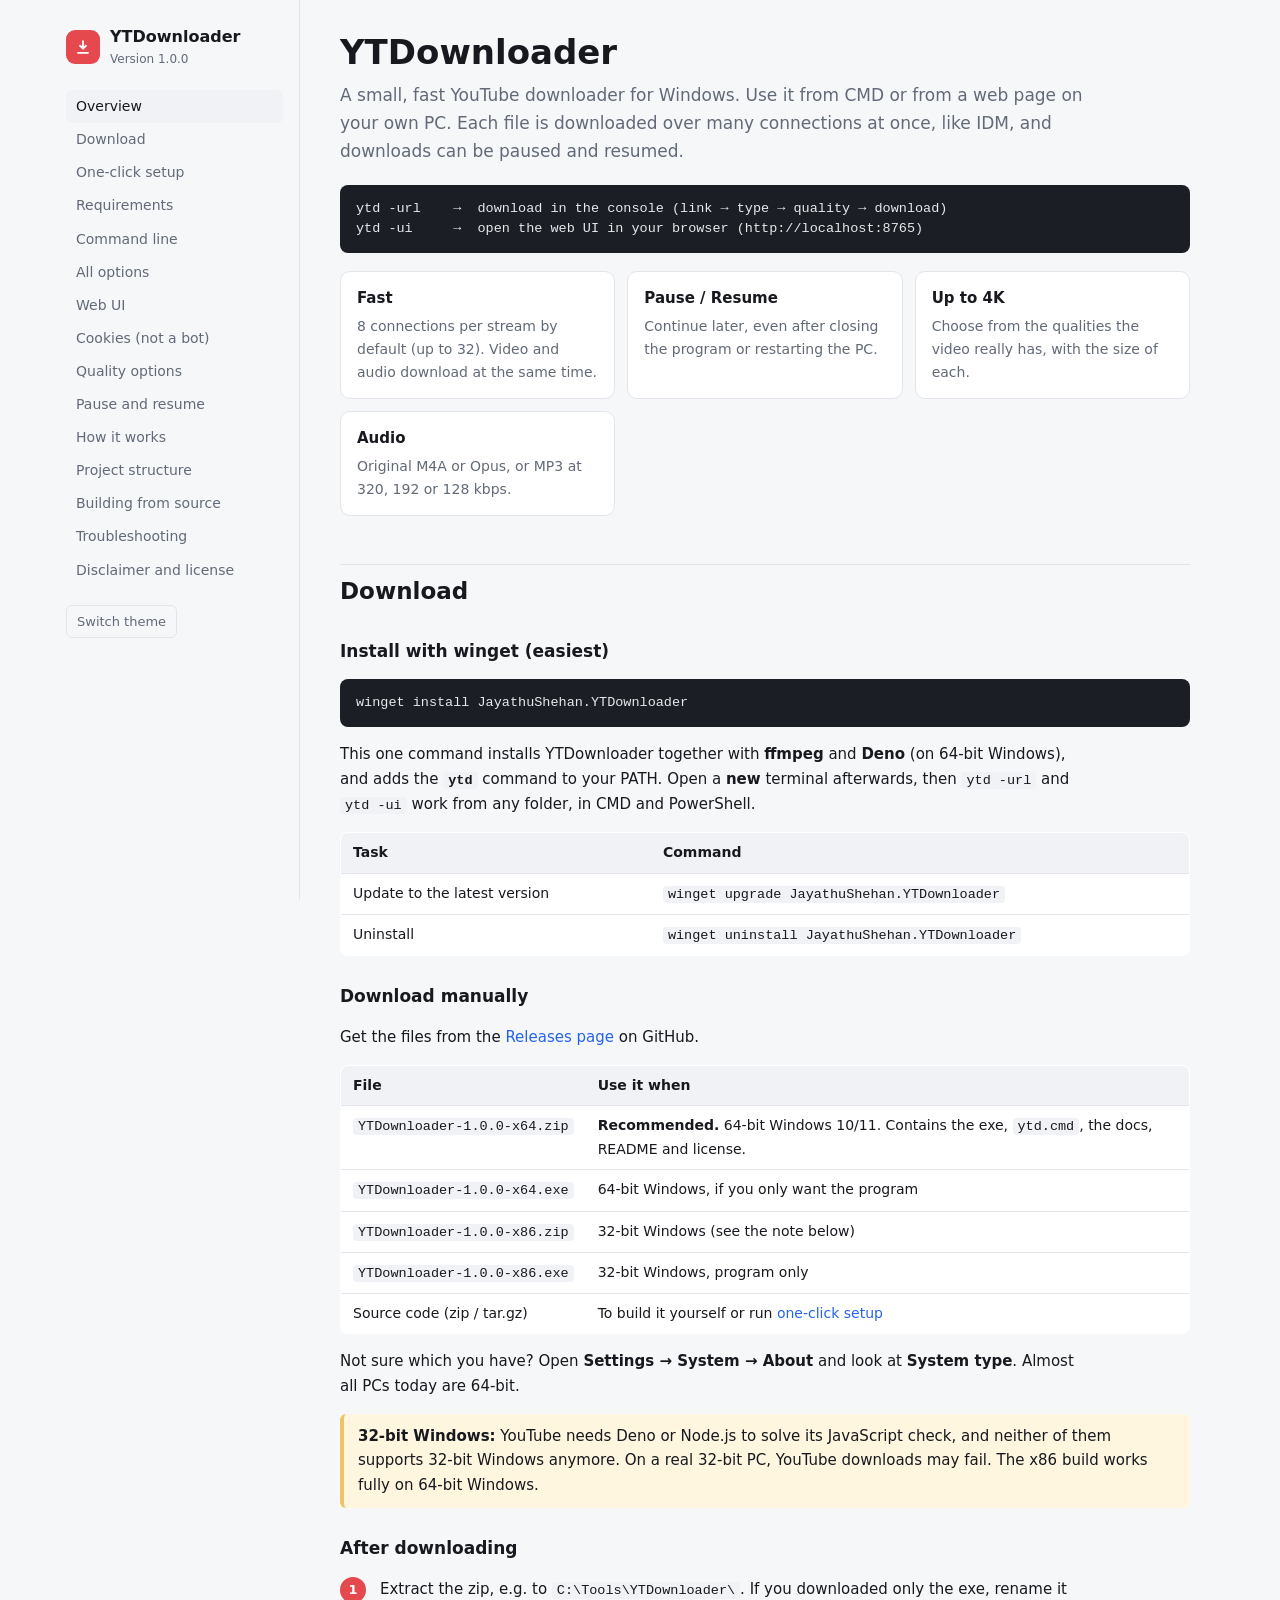
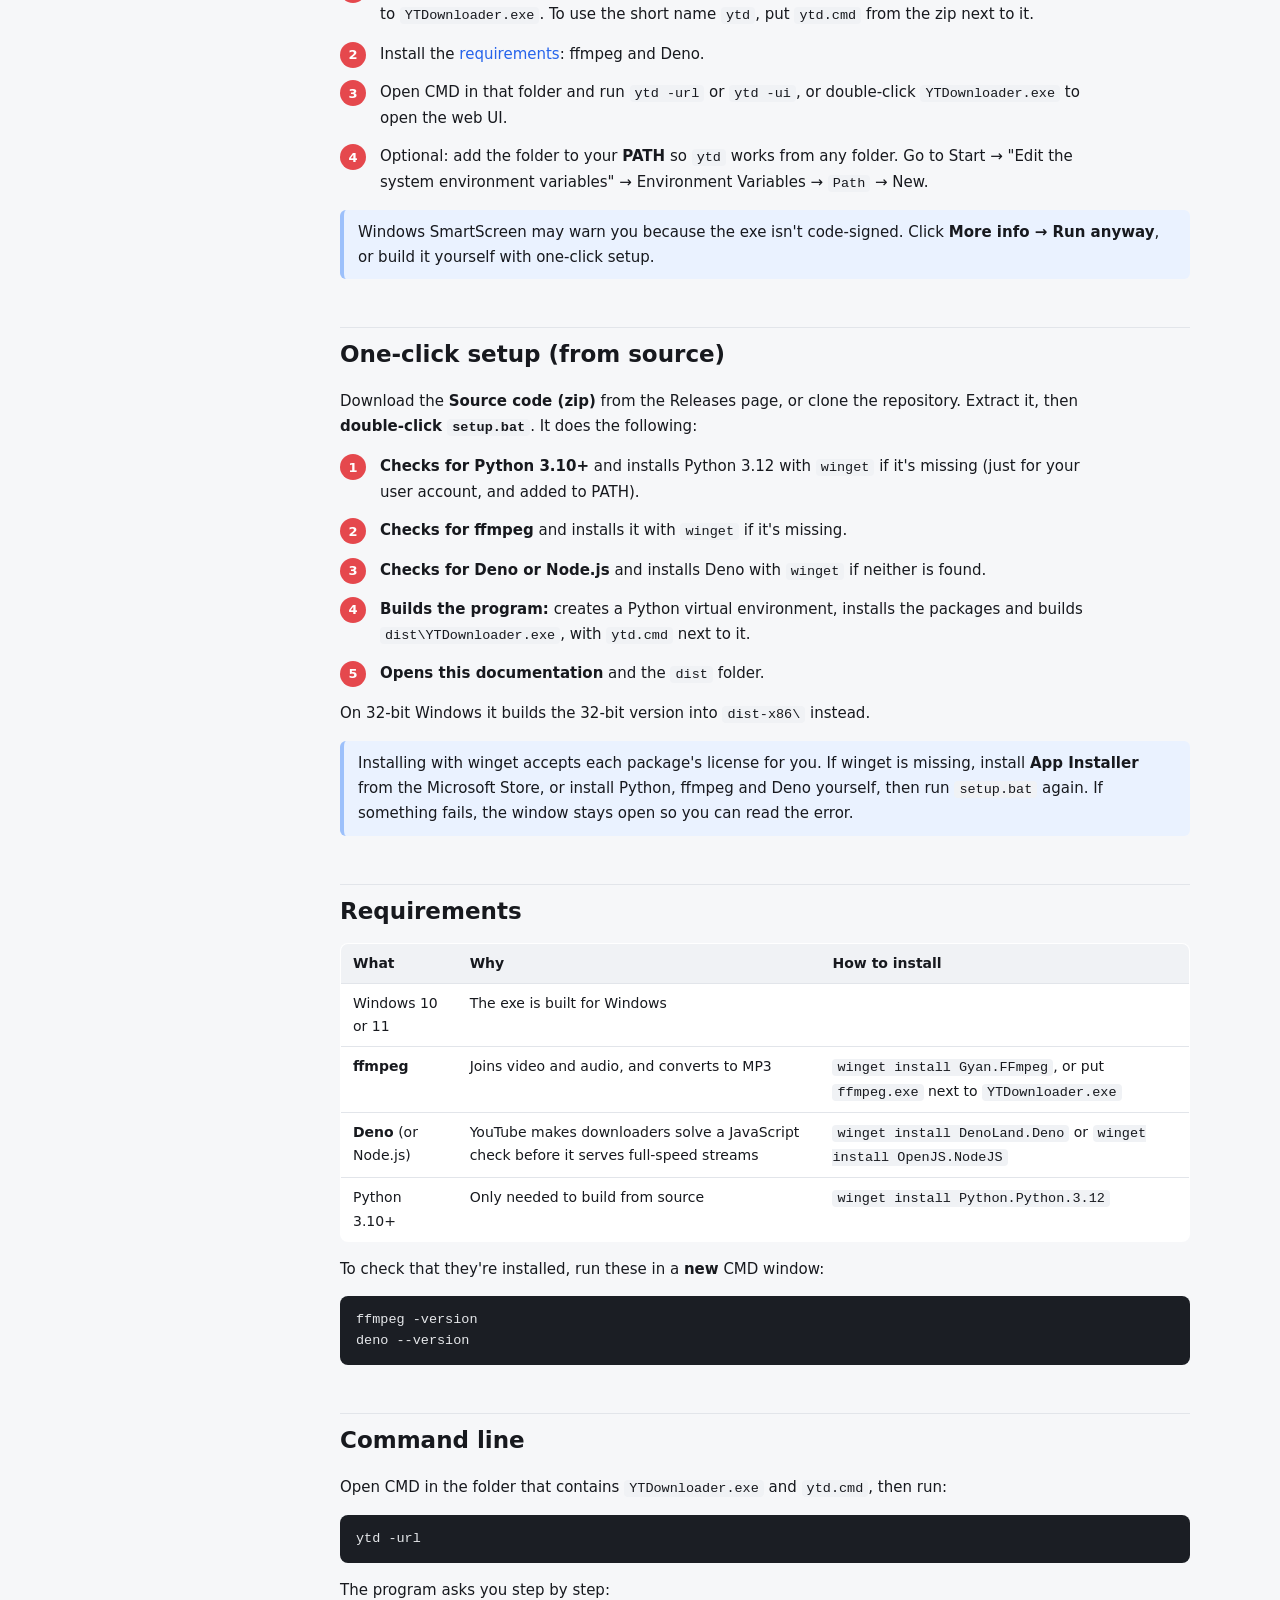
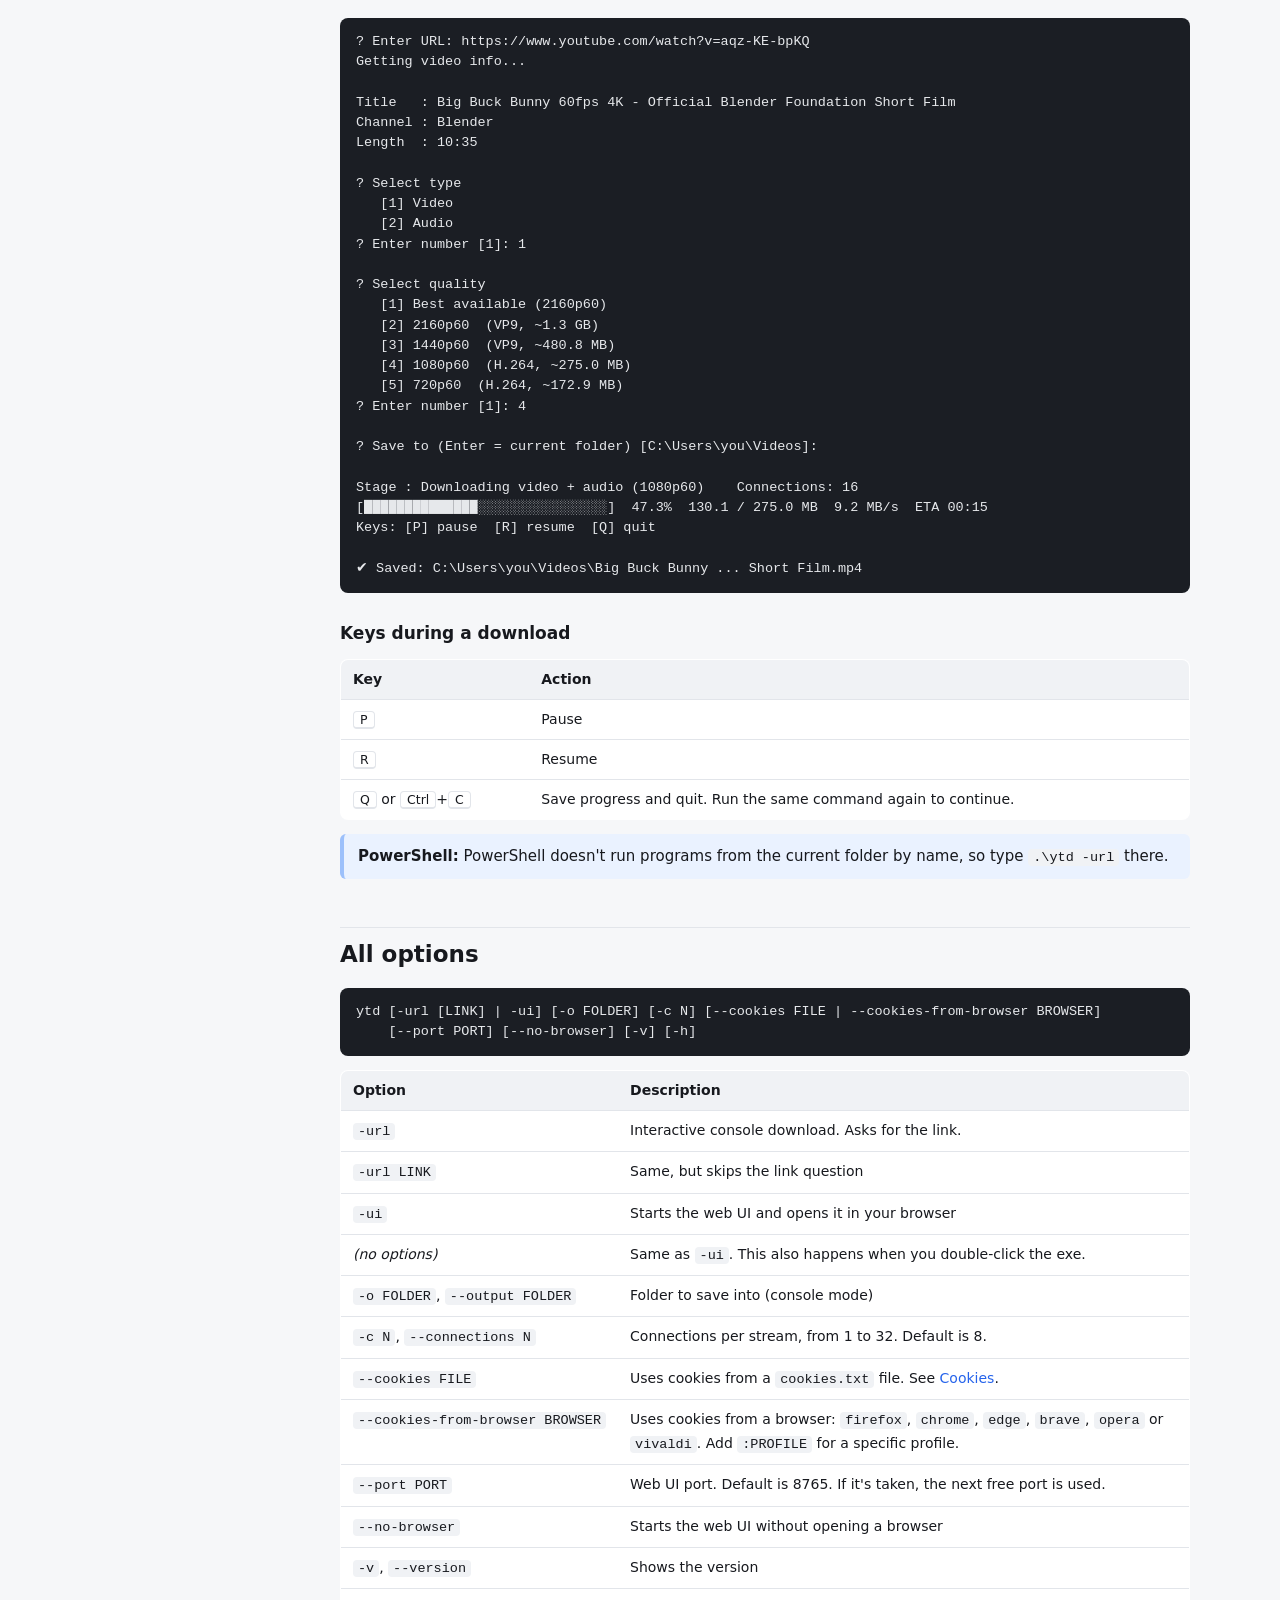
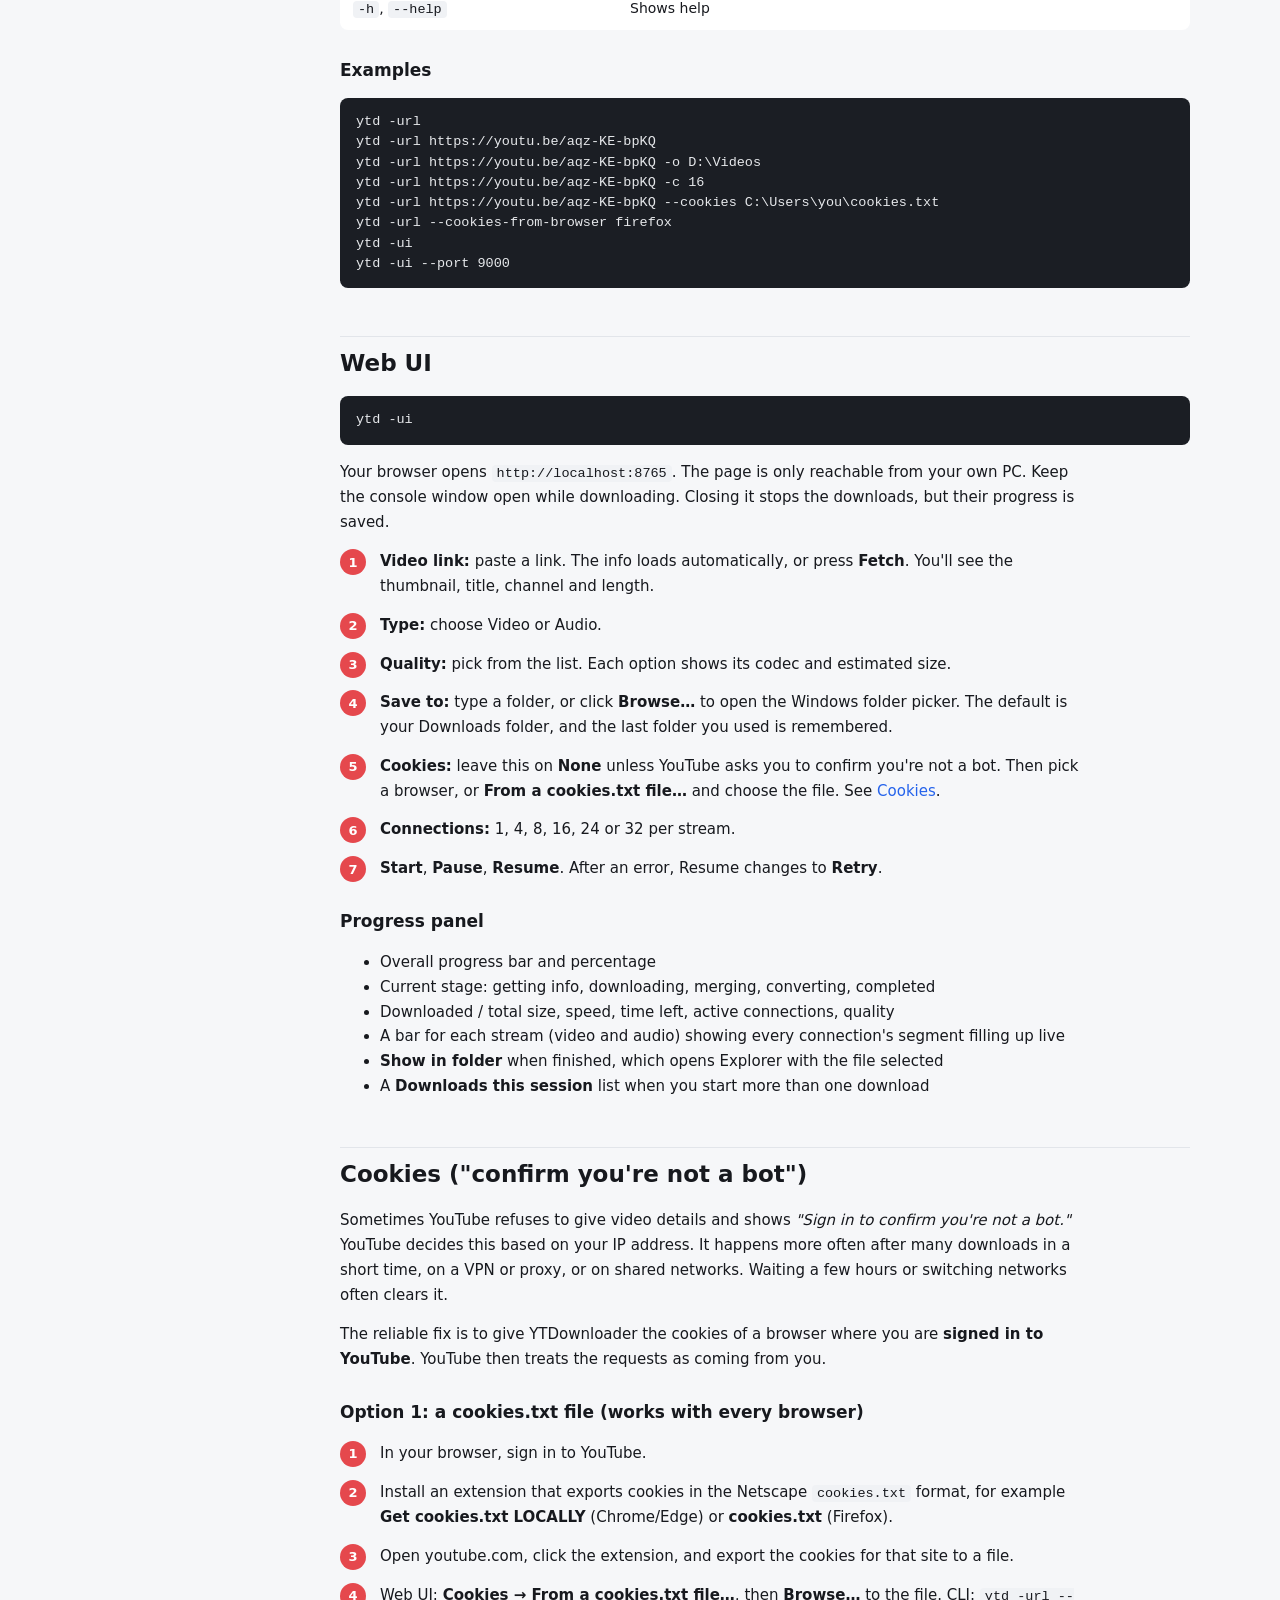
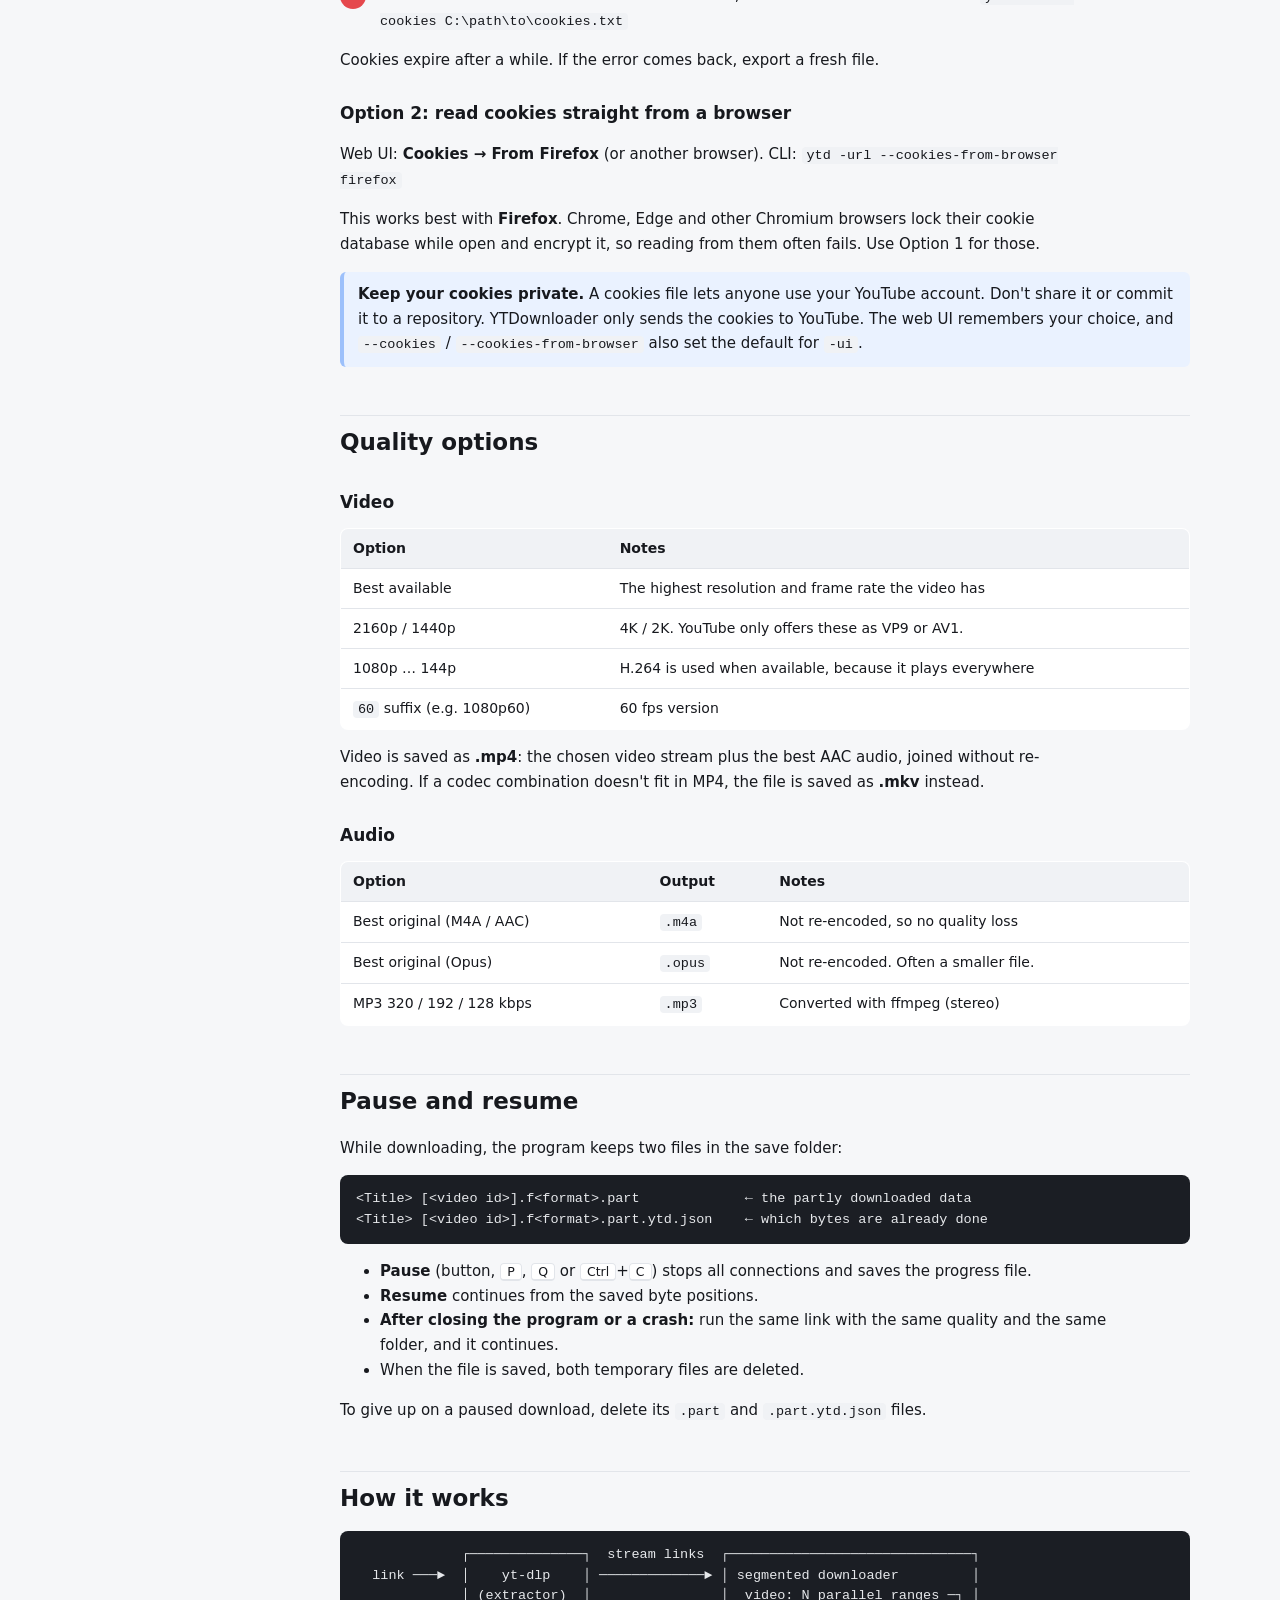
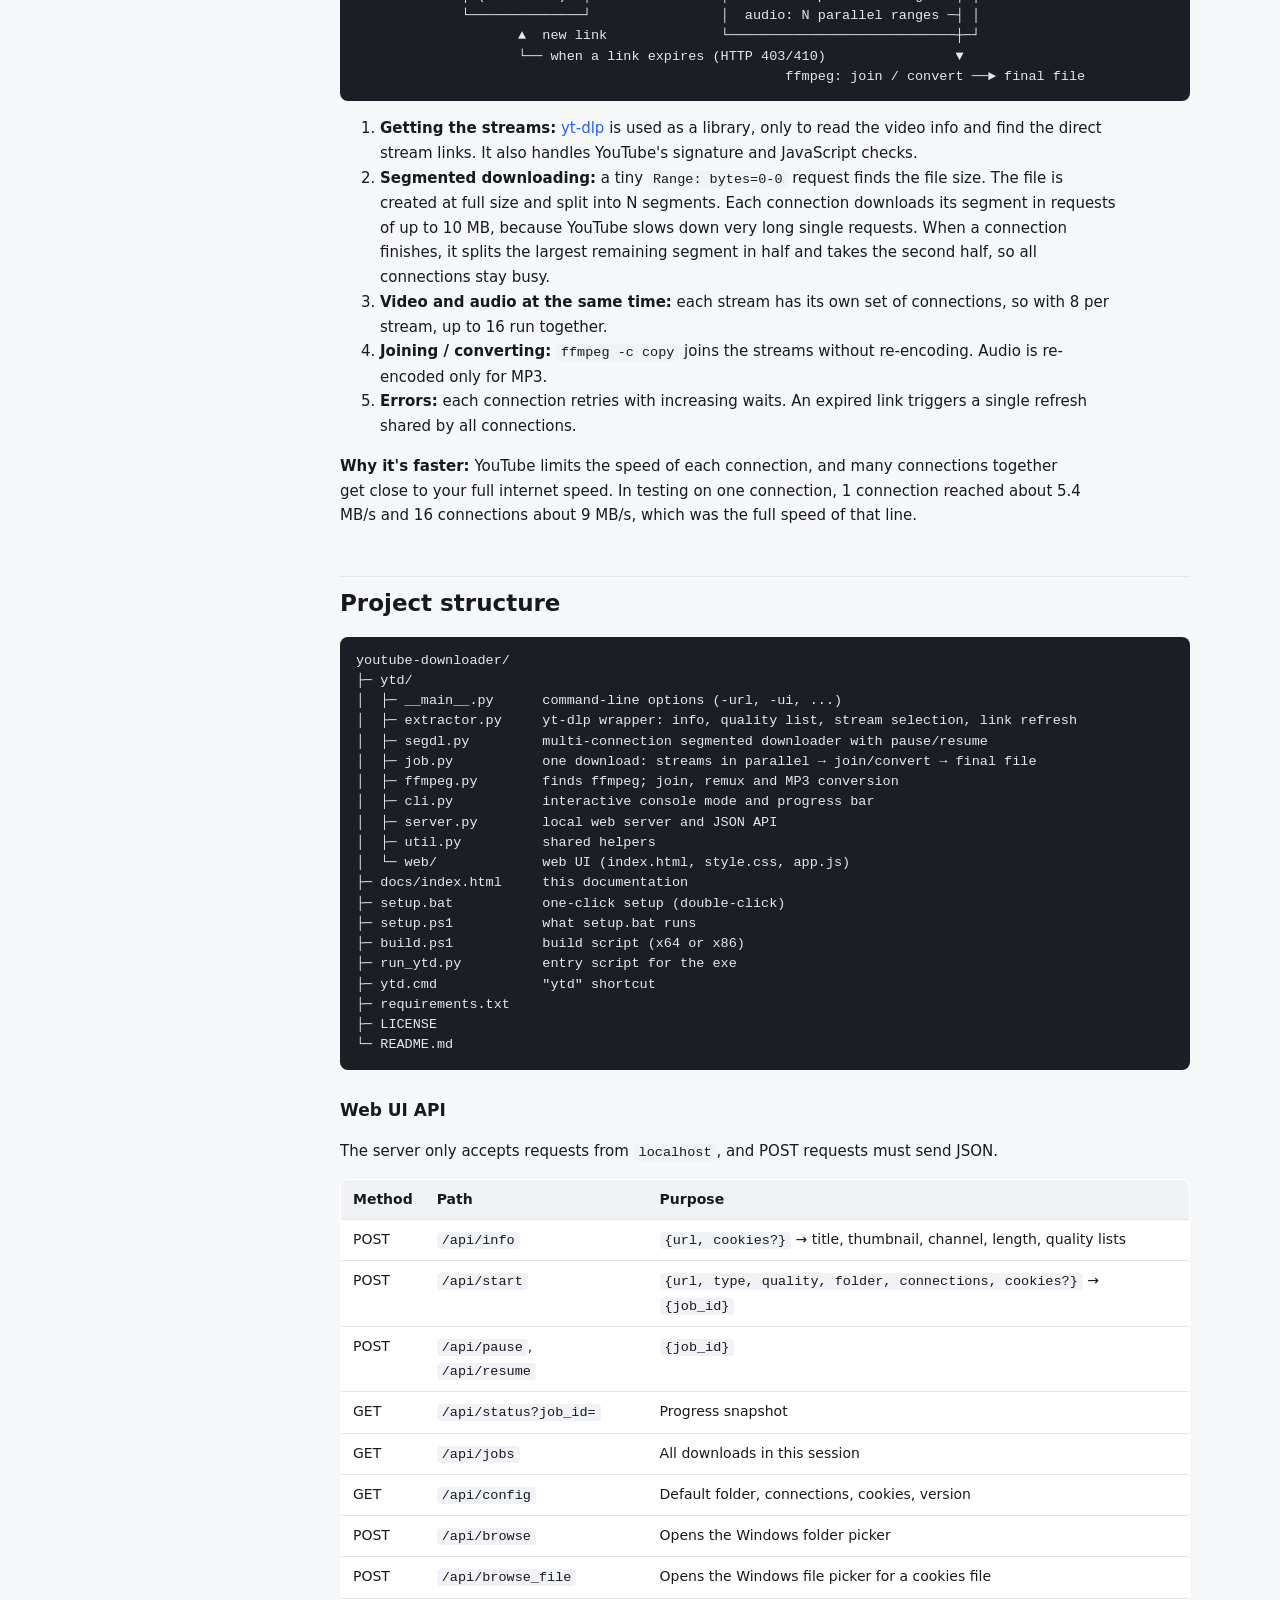
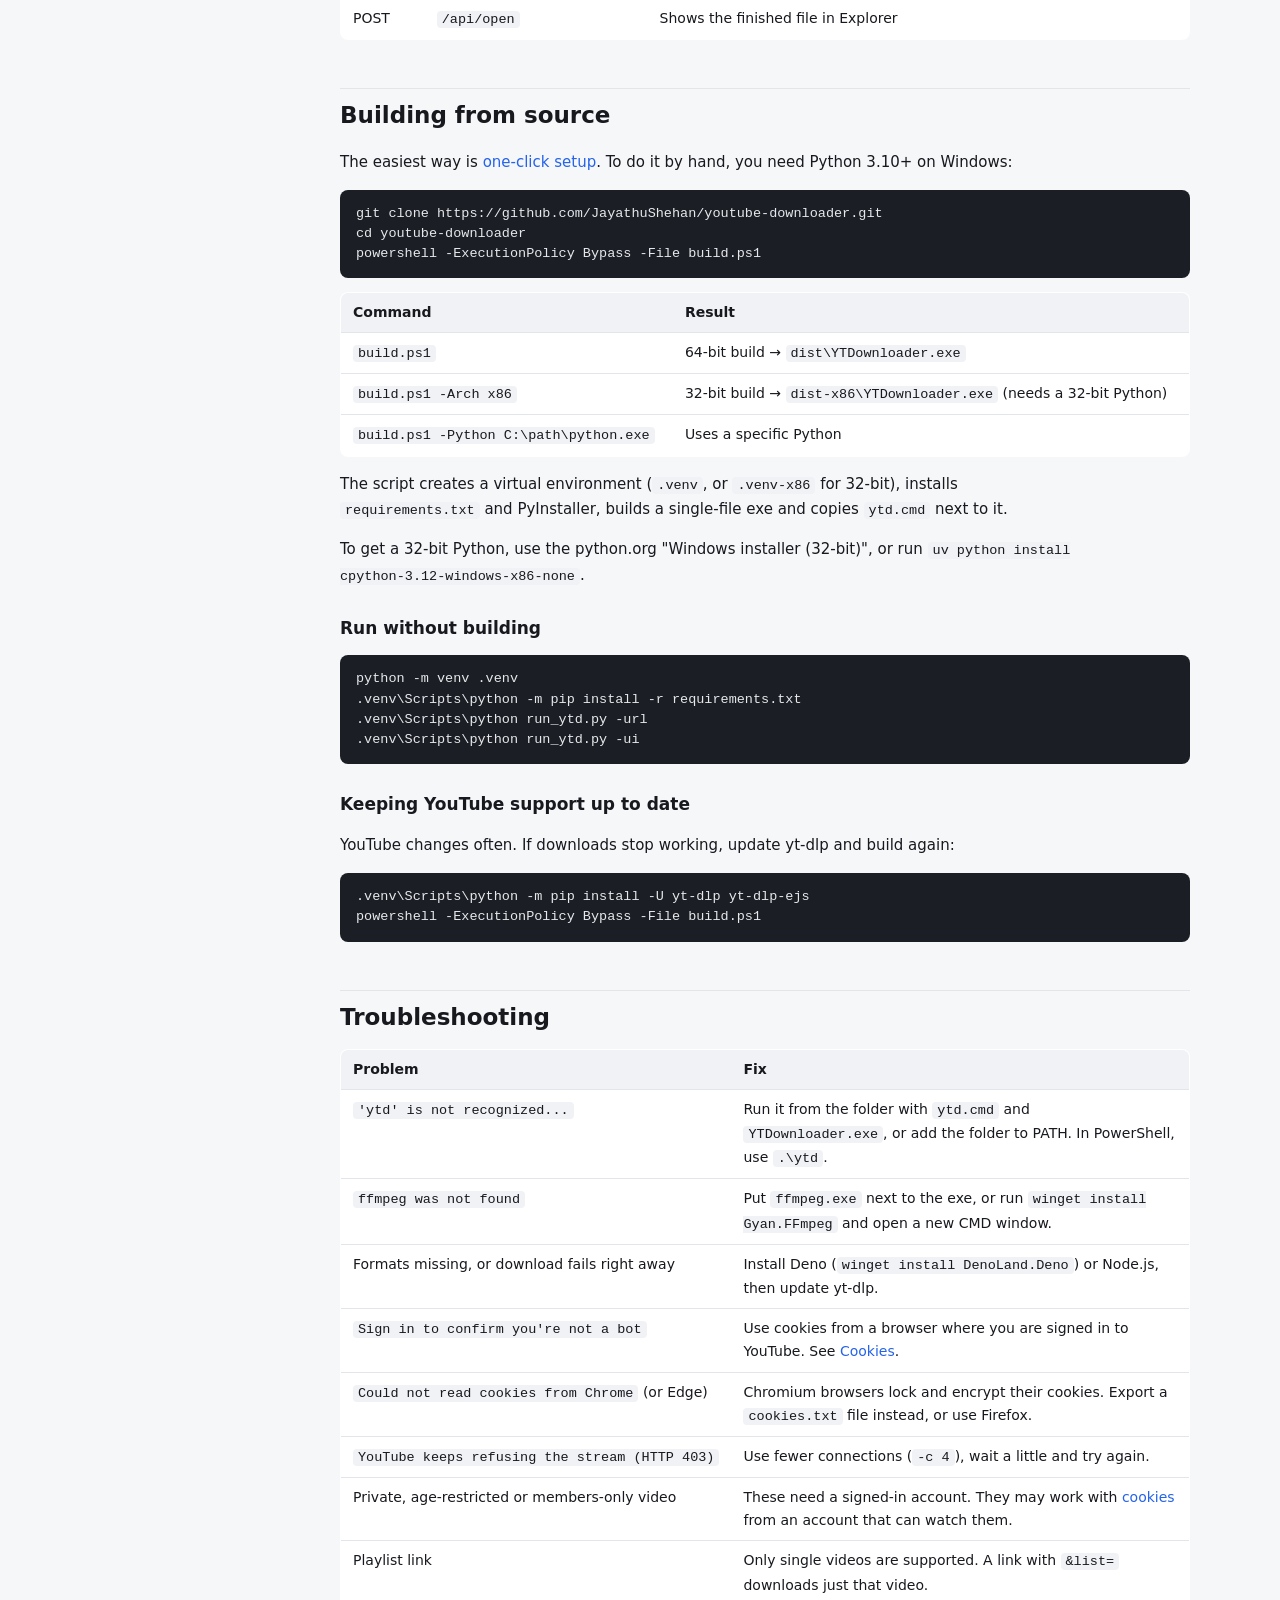
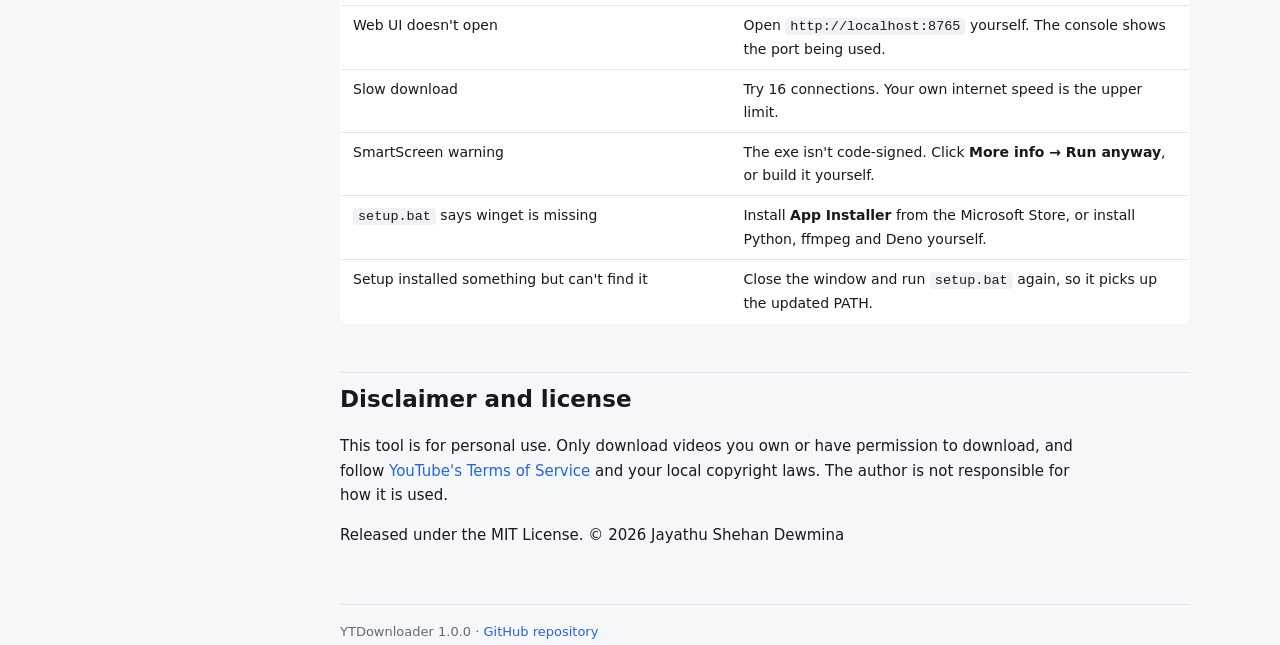
<file: docs/index.html>
<!doctype html>
<html lang="en">
<head>
<meta charset="utf-8">
<meta name="viewport" content="width=device-width, initial-scale=1">
<title>YTDownloader Documentation</title>
<meta name="description" content="How to install and use YTDownloader, a fast multi-connection YouTube downloader for Windows.">
<link rel="icon" href="data:image/svg+xml,<svg xmlns='http://www.w3.org/2000/svg' viewBox='0 0 24 24'><rect width='24' height='24' rx='6' fill='%23e5484d'/><path d='M12 6v8m0 0l-3.5-3.5M12 14l3.5-3.5M7 18h10' stroke='white' stroke-width='2' fill='none' stroke-linecap='round' stroke-linejoin='round'/></svg>">
<style>
  :root {
    --bg: #f6f7f9; --panel: #ffffff; --text: #17191e; --muted: #626a77; --line: #e2e5ea;
    --accent: #e5484d; --link: #2563eb; --code-bg: #f0f2f5; --pre-bg: #1b1e24; --pre-text: #e6e8eb;
    --ok: #2f9e5b; --warn-bg: #fff6e0; --warn-line: #f0c36a; --tip-bg: #eaf2ff; --tip-line: #9cc0fb;
  }
  @media (prefers-color-scheme: dark) {
    :root:not([data-theme="light"]) {
      --bg: #101216; --panel: #171a1f; --text: #e7e9ed; --muted: #9aa1ad; --line: #2a2e36;
      --link: #7aa7ff; --code-bg: #232730; --pre-bg: #0c0e11; --pre-text: #e6e8eb;
      --warn-bg: #2b2414; --warn-line: #7a5c1c; --tip-bg: #14203a; --tip-line: #2f4f86;
    }
  }
  :root[data-theme="dark"] {
    --bg: #101216; --panel: #171a1f; --text: #e7e9ed; --muted: #9aa1ad; --line: #2a2e36;
    --link: #7aa7ff; --code-bg: #232730; --pre-bg: #0c0e11; --pre-text: #e6e8eb;
    --warn-bg: #2b2414; --warn-line: #7a5c1c; --tip-bg: #14203a; --tip-line: #2f4f86;
  }
  * { box-sizing: border-box; }
  html { scroll-behavior: smooth; scroll-padding-top: 16px; }
  body { margin: 0; background: var(--bg); color: var(--text); font: 15px/1.65 "Segoe UI", system-ui, -apple-system, sans-serif; }
  a { color: var(--link); text-decoration: none; }
  a:hover { text-decoration: underline; }
  .layout { display: grid; grid-template-columns: 250px minmax(0, 1fr); max-width: 1180px; margin: 0 auto; }
  nav.side { position: sticky; top: 0; height: 100vh; overflow-y: auto; padding: 24px 16px; border-right: 1px solid var(--line); }
  .brand { display: flex; align-items: center; gap: 10px; margin-bottom: 20px; }
  .logo { width: 34px; height: 34px; border-radius: 9px; background: var(--accent); display: grid; place-items: center; flex: none; }
  .logo svg { width: 20px; height: 20px; stroke: #fff; stroke-width: 2.2; fill: none; stroke-linecap: round; stroke-linejoin: round; }
  .brand b { font-size: 16px; }
  .brand span { display: block; color: var(--muted); font-size: 12px; }
  nav.side ul { list-style: none; margin: 0; padding: 0; }
  nav.side li a { display: block; padding: 5px 10px; border-radius: 6px; color: var(--muted); font-size: 14px; }
  nav.side li a:hover, nav.side li a.active { background: var(--code-bg); color: var(--text); text-decoration: none; }
  .theme { margin-top: 18px; font: inherit; font-size: 13px; color: var(--muted); background: none; border: 1px solid var(--line); border-radius: 6px; padding: 5px 10px; cursor: pointer; }
  main { padding: 32px 40px 80px; min-width: 0; }
  h1 { font-size: 34px; line-height: 1.2; margin: 0 0 8px; }
  h2 { font-size: 23px; margin: 48px 0 12px; padding-top: 8px; border-top: 1px solid var(--line); }
  h3 { font-size: 17px; margin: 26px 0 8px; }
  .lead { font-size: 17px; color: var(--muted); margin: 0 0 20px; max-width: 70ch; }
  p, li { max-width: 78ch; }
  code { font-family: Consolas, "Cascadia Mono", monospace; font-size: 13.5px; background: var(--code-bg); padding: 1px 5px; border-radius: 4px; }
  pre { background: var(--pre-bg); color: var(--pre-text); padding: 14px 16px; border-radius: 8px; overflow-x: auto; font-size: 13.5px; line-height: 1.5; }
  pre code { background: none; padding: 0; color: inherit; font-size: inherit; }
  .table-wrap { overflow-x: auto; margin: 12px 0; }
  table { border-collapse: collapse; width: 100%; background: var(--panel); border: 1px solid var(--line); border-radius: 8px; overflow: hidden; font-size: 14px; }
  th, td { text-align: left; padding: 8px 12px; border-bottom: 1px solid var(--line); vertical-align: top; }
  th { background: var(--code-bg); font-weight: 600; }
  tr:last-child td { border-bottom: 0; }
  td:first-child code { white-space: nowrap; }
  .note { border-left: 4px solid var(--tip-line); background: var(--tip-bg); padding: 10px 14px; border-radius: 6px; margin: 14px 0; }
  .warn { border-left: 4px solid var(--warn-line); background: var(--warn-bg); padding: 10px 14px; border-radius: 6px; margin: 14px 0; }
  .cards { display: grid; grid-template-columns: repeat(auto-fit, minmax(210px, 1fr)); gap: 12px; margin: 18px 0; }
  .card { background: var(--panel); border: 1px solid var(--line); border-radius: 10px; padding: 14px 16px; }
  .card b { display: block; margin-bottom: 4px; }
  .card p { margin: 0; color: var(--muted); font-size: 14px; }
  .steps { counter-reset: s; list-style: none; padding: 0; }
  .steps > li { counter-increment: s; position: relative; padding-left: 40px; margin-bottom: 14px; }
  .steps > li::before { content: counter(s); position: absolute; left: 0; top: 0; width: 26px; height: 26px; border-radius: 50%; background: var(--accent); color: #fff; font-size: 13px; font-weight: 700; display: grid; place-items: center; }
  kbd { font-family: inherit; font-size: 12.5px; border: 1px solid var(--line); border-bottom-width: 2px; border-radius: 4px; padding: 0 6px; background: var(--panel); }
  footer { margin-top: 56px; padding-top: 16px; border-top: 1px solid var(--line); color: var(--muted); font-size: 13px; }
  .menu-btn { display: none; }
  @media (max-width: 860px) {
    .layout { grid-template-columns: 1fr; }
    nav.side { position: static; height: auto; border-right: 0; border-bottom: 1px solid var(--line); padding: 16px; }
    nav.side ul { display: none; }
    nav.side.open ul { display: block; }
    .menu-btn { display: inline-block; margin-left: auto; font: inherit; font-size: 13px; background: none; color: var(--text); border: 1px solid var(--line); border-radius: 6px; padding: 4px 10px; cursor: pointer; }
    .brand { margin-bottom: 0; }
    nav.side.open .brand { margin-bottom: 12px; }
    main { padding: 20px 16px 60px; }
    h1 { font-size: 28px; }
  }
</style>
</head>
<body>
<div class="layout">
  <nav class="side" id="side">
    <div class="brand">
      <div class="logo" aria-hidden="true"><svg viewBox="0 0 24 24"><path d="M12 5v9m0 0l-3.5-3.5M12 14l3.5-3.5M6 19h12"/></svg></div>
      <div><b>YTDownloader</b><span>Version 1.0.0</span></div>
      <button class="menu-btn" id="menuBtn" aria-expanded="false">Menu</button>
    </div>
    <ul id="toc">
      <li><a href="#overview">Overview</a></li>
      <li><a href="#download">Download</a></li>
      <li><a href="#quick-setup">One-click setup</a></li>
      <li><a href="#requirements">Requirements</a></li>
      <li><a href="#cli">Command line</a></li>
      <li><a href="#options">All options</a></li>
      <li><a href="#web-ui">Web UI</a></li>
      <li><a href="#cookies">Cookies (not a bot)</a></li>
      <li><a href="#quality">Quality options</a></li>
      <li><a href="#resume">Pause and resume</a></li>
      <li><a href="#how">How it works</a></li>
      <li><a href="#structure">Project structure</a></li>
      <li><a href="#build">Building from source</a></li>
      <li><a href="#troubleshooting">Troubleshooting</a></li>
      <li><a href="#license">Disclaimer and license</a></li>
    </ul>
    <button class="theme" id="themeBtn">Switch theme</button>
  </nav>

  <main>
    <section id="overview">
      <h1>YTDownloader</h1>
      <p class="lead">A small, fast YouTube downloader for Windows. Use it from CMD or from a web page on your own PC. Each file is downloaded over many connections at once, like IDM, and downloads can be paused and resumed.</p>
<pre><code>ytd -url    →  download in the console (link → type → quality → download)
ytd -ui     →  open the web UI in your browser (http://localhost:8765)</code></pre>
      <div class="cards">
        <div class="card"><b>Fast</b><p>8 connections per stream by default (up to 32). Video and audio download at the same time.</p></div>
        <div class="card"><b>Pause / Resume</b><p>Continue later, even after closing the program or restarting the PC.</p></div>
        <div class="card"><b>Up to 4K</b><p>Choose from the qualities the video really has, with the size of each.</p></div>
        <div class="card"><b>Audio</b><p>Original M4A or Opus, or MP3 at 320, 192 or 128 kbps.</p></div>
      </div>
    </section>

    <section id="download">
      <h2>Download</h2>
      <h3>Install with winget (easiest)</h3>
<pre><code>winget install JayathuShehan.YTDownloader</code></pre>
      <p>This one command installs YTDownloader together with <b>ffmpeg</b> and <b>Deno</b> (on 64-bit Windows), and adds the <b><code>ytd</code></b> command to your PATH. Open a <b>new</b> terminal afterwards, then <code>ytd -url</code> and <code>ytd -ui</code> work from any folder, in CMD and PowerShell.</p>
      <div class="table-wrap"><table>
        <tr><th>Task</th><th>Command</th></tr>
        <tr><td>Update to the latest version</td><td><code>winget upgrade JayathuShehan.YTDownloader</code></td></tr>
        <tr><td>Uninstall</td><td><code>winget uninstall JayathuShehan.YTDownloader</code></td></tr>
      </table></div>
      <h3>Download manually</h3>
      <p>Get the files from the <a href="https://github.com/JayathuShehan/youtube-downloader/releases">Releases page</a> on GitHub.</p>
      <div class="table-wrap"><table>
        <tr><th>File</th><th>Use it when</th></tr>
        <tr><td><code>YTDownloader-1.0.0-x64.zip</code></td><td><b>Recommended.</b> 64-bit Windows 10/11. Contains the exe, <code>ytd.cmd</code>, the docs, README and license.</td></tr>
        <tr><td><code>YTDownloader-1.0.0-x64.exe</code></td><td>64-bit Windows, if you only want the program</td></tr>
        <tr><td><code>YTDownloader-1.0.0-x86.zip</code></td><td>32-bit Windows (see the note below)</td></tr>
        <tr><td><code>YTDownloader-1.0.0-x86.exe</code></td><td>32-bit Windows, program only</td></tr>
        <tr><td>Source code (zip / tar.gz)</td><td>To build it yourself or run <a href="#quick-setup">one-click setup</a></td></tr>
      </table></div>
      <p>Not sure which you have? Open <b>Settings → System → About</b> and look at <b>System type</b>. Almost all PCs today are 64-bit.</p>
      <div class="warn"><b>32-bit Windows:</b> YouTube needs Deno or Node.js to solve its JavaScript check, and neither of them supports 32-bit Windows anymore. On a real 32-bit PC, YouTube downloads may fail. The x86 build works fully on 64-bit Windows.</div>
      <h3>After downloading</h3>
      <ol class="steps">
        <li>Extract the zip, e.g. to <code>C:\Tools\YTDownloader\</code>. If you downloaded only the exe, rename it to <code>YTDownloader.exe</code>. To use the short name <code>ytd</code>, put <code>ytd.cmd</code> from the zip next to it.</li>
        <li>Install the <a href="#requirements">requirements</a>: ffmpeg and Deno.</li>
        <li>Open CMD in that folder and run <code>ytd -url</code> or <code>ytd -ui</code>, or double-click <code>YTDownloader.exe</code> to open the web UI.</li>
        <li>Optional: add the folder to your <b>PATH</b> so <code>ytd</code> works from any folder. Go to Start → "Edit the system environment variables" → Environment Variables → <code>Path</code> → New.</li>
      </ol>
      <div class="note">Windows SmartScreen may warn you because the exe isn't code-signed. Click <b>More info → Run anyway</b>, or build it yourself with one-click setup.</div>
    </section>

    <section id="quick-setup">
      <h2>One-click setup (from source)</h2>
      <p>Download the <b>Source code (zip)</b> from the Releases page, or clone the repository. Extract it, then <b>double-click <code>setup.bat</code></b>. It does the following:</p>
      <ol class="steps">
        <li><b>Checks for Python 3.10+</b> and installs Python 3.12 with <code>winget</code> if it's missing (just for your user account, and added to PATH).</li>
        <li><b>Checks for ffmpeg</b> and installs it with <code>winget</code> if it's missing.</li>
        <li><b>Checks for Deno or Node.js</b> and installs Deno with <code>winget</code> if neither is found.</li>
        <li><b>Builds the program:</b> creates a Python virtual environment, installs the packages and builds <code>dist\YTDownloader.exe</code>, with <code>ytd.cmd</code> next to it.</li>
        <li><b>Opens this documentation</b> and the <code>dist</code> folder.</li>
      </ol>
      <p>On 32-bit Windows it builds the 32-bit version into <code>dist-x86\</code> instead.</p>
      <div class="note">Installing with winget accepts each package's license for you. If winget is missing, install <b>App Installer</b> from the Microsoft Store, or install Python, ffmpeg and Deno yourself, then run <code>setup.bat</code> again. If something fails, the window stays open so you can read the error.</div>
    </section>

    <section id="requirements">
      <h2>Requirements</h2>
      <div class="table-wrap"><table>
        <tr><th>What</th><th>Why</th><th>How to install</th></tr>
        <tr><td>Windows 10 or 11</td><td>The exe is built for Windows</td><td></td></tr>
        <tr><td><b>ffmpeg</b></td><td>Joins video and audio, and converts to MP3</td><td><code>winget install Gyan.FFmpeg</code>, or put <code>ffmpeg.exe</code> next to <code>YTDownloader.exe</code></td></tr>
        <tr><td><b>Deno</b> (or Node.js)</td><td>YouTube makes downloaders solve a JavaScript check before it serves full-speed streams</td><td><code>winget install DenoLand.Deno</code> or <code>winget install OpenJS.NodeJS</code></td></tr>
        <tr><td>Python 3.10+</td><td>Only needed to build from source</td><td><code>winget install Python.Python.3.12</code></td></tr>
      </table></div>
      <p>To check that they're installed, run these in a <b>new</b> CMD window:</p>
<pre><code>ffmpeg -version
deno --version</code></pre>
    </section>

    <section id="cli">
      <h2>Command line</h2>
      <p>Open CMD in the folder that contains <code>YTDownloader.exe</code> and <code>ytd.cmd</code>, then run:</p>
<pre><code>ytd -url</code></pre>
      <p>The program asks you step by step:</p>
<pre><code>? Enter URL: https://www.youtube.com/watch?v=aqz-KE-bpKQ
Getting video info...

Title   : Big Buck Bunny 60fps 4K - Official Blender Foundation Short Film
Channel : Blender
Length  : 10:35

? Select type
   [1] Video
   [2] Audio
? Enter number [1]: 1

? Select quality
   [1] Best available (2160p60)
   [2] 2160p60  (VP9, ~1.3 GB)
   [3] 1440p60  (VP9, ~480.8 MB)
   [4] 1080p60  (H.264, ~275.0 MB)
   [5] 720p60  (H.264, ~172.9 MB)
? Enter number [1]: 4

? Save to (Enter = current folder) [C:\Users\you\Videos]:

Stage : Downloading video + audio (1080p60)    Connections: 16
[██████████████░░░░░░░░░░░░░░░░]  47.3%  130.1 / 275.0 MB  9.2 MB/s  ETA 00:15
Keys: [P] pause  [R] resume  [Q] quit

✔ Saved: C:\Users\you\Videos\Big Buck Bunny ... Short Film.mp4</code></pre>
      <h3>Keys during a download</h3>
      <div class="table-wrap"><table>
        <tr><th>Key</th><th>Action</th></tr>
        <tr><td><kbd>P</kbd></td><td>Pause</td></tr>
        <tr><td><kbd>R</kbd></td><td>Resume</td></tr>
        <tr><td><kbd>Q</kbd> or <kbd>Ctrl</kbd>+<kbd>C</kbd></td><td>Save progress and quit. Run the same command again to continue.</td></tr>
      </table></div>
      <div class="note"><b>PowerShell:</b> PowerShell doesn't run programs from the current folder by name, so type <code>.\ytd -url</code> there.</div>
    </section>

    <section id="options">
      <h2>All options</h2>
<pre><code>ytd [-url [LINK] | -ui] [-o FOLDER] [-c N] [--cookies FILE | --cookies-from-browser BROWSER]
    [--port PORT] [--no-browser] [-v] [-h]</code></pre>
      <div class="table-wrap"><table>
        <tr><th>Option</th><th>Description</th></tr>
        <tr><td><code>-url</code></td><td>Interactive console download. Asks for the link.</td></tr>
        <tr><td><code>-url LINK</code></td><td>Same, but skips the link question</td></tr>
        <tr><td><code>-ui</code></td><td>Starts the web UI and opens it in your browser</td></tr>
        <tr><td><i>(no options)</i></td><td>Same as <code>-ui</code>. This also happens when you double-click the exe.</td></tr>
        <tr><td><code>-o FOLDER</code>, <code>--output FOLDER</code></td><td>Folder to save into (console mode)</td></tr>
        <tr><td><code>-c N</code>, <code>--connections N</code></td><td>Connections per stream, from 1 to 32. Default is 8.</td></tr>
        <tr><td><code>--cookies FILE</code></td><td>Uses cookies from a <code>cookies.txt</code> file. See <a href="#cookies">Cookies</a>.</td></tr>
        <tr><td><code>--cookies-from-browser BROWSER</code></td><td>Uses cookies from a browser: <code>firefox</code>, <code>chrome</code>, <code>edge</code>, <code>brave</code>, <code>opera</code> or <code>vivaldi</code>. Add <code>:PROFILE</code> for a specific profile.</td></tr>
        <tr><td><code>--port PORT</code></td><td>Web UI port. Default is 8765. If it's taken, the next free port is used.</td></tr>
        <tr><td><code>--no-browser</code></td><td>Starts the web UI without opening a browser</td></tr>
        <tr><td><code>-v</code>, <code>--version</code></td><td>Shows the version</td></tr>
        <tr><td><code>-h</code>, <code>--help</code></td><td>Shows help</td></tr>
      </table></div>
      <h3>Examples</h3>
<pre><code>ytd -url
ytd -url https://youtu.be/aqz-KE-bpKQ
ytd -url https://youtu.be/aqz-KE-bpKQ -o D:\Videos
ytd -url https://youtu.be/aqz-KE-bpKQ -c 16
ytd -url https://youtu.be/aqz-KE-bpKQ --cookies C:\Users\you\cookies.txt
ytd -url --cookies-from-browser firefox
ytd -ui
ytd -ui --port 9000</code></pre>
    </section>

    <section id="web-ui">
      <h2>Web UI</h2>
<pre><code>ytd -ui</code></pre>
      <p>Your browser opens <code>http://localhost:8765</code>. The page is only reachable from your own PC. Keep the console window open while downloading. Closing it stops the downloads, but their progress is saved.</p>
      <ol class="steps">
        <li><b>Video link:</b> paste a link. The info loads automatically, or press <b>Fetch</b>. You'll see the thumbnail, title, channel and length.</li>
        <li><b>Type:</b> choose Video or Audio.</li>
        <li><b>Quality:</b> pick from the list. Each option shows its codec and estimated size.</li>
        <li><b>Save to:</b> type a folder, or click <b>Browse…</b> to open the Windows folder picker. The default is your Downloads folder, and the last folder you used is remembered.</li>
        <li><b>Cookies:</b> leave this on <b>None</b> unless YouTube asks you to confirm you're not a bot. Then pick a browser, or <b>From a cookies.txt file…</b> and choose the file. See <a href="#cookies">Cookies</a>.</li>
        <li><b>Connections:</b> 1, 4, 8, 16, 24 or 32 per stream.</li>
        <li><b>Start</b>, <b>Pause</b>, <b>Resume</b>. After an error, Resume changes to <b>Retry</b>.</li>
      </ol>
      <h3>Progress panel</h3>
      <ul>
        <li>Overall progress bar and percentage</li>
        <li>Current stage: getting info, downloading, merging, converting, completed</li>
        <li>Downloaded / total size, speed, time left, active connections, quality</li>
        <li>A bar for each stream (video and audio) showing every connection's segment filling up live</li>
        <li><b>Show in folder</b> when finished, which opens Explorer with the file selected</li>
        <li>A <b>Downloads this session</b> list when you start more than one download</li>
      </ul>
    </section>

    <section id="cookies">
      <h2>Cookies ("confirm you're not a bot")</h2>
      <p>Sometimes YouTube refuses to give video details and shows <i>"Sign in to confirm you're not a bot."</i> YouTube decides this based on your IP address. It happens more often after many downloads in a short time, on a VPN or proxy, or on shared networks. Waiting a few hours or switching networks often clears it.</p>
      <p>The reliable fix is to give YTDownloader the cookies of a browser where you are <b>signed in to YouTube</b>. YouTube then treats the requests as coming from you.</p>
      <h3>Option 1: a cookies.txt file (works with every browser)</h3>
      <ol class="steps">
        <li>In your browser, sign in to YouTube.</li>
        <li>Install an extension that exports cookies in the Netscape <code>cookies.txt</code> format, for example <b>Get cookies.txt LOCALLY</b> (Chrome/Edge) or <b>cookies.txt</b> (Firefox).</li>
        <li>Open youtube.com, click the extension, and export the cookies for that site to a file.</li>
        <li>Web UI: <b>Cookies → From a cookies.txt file…</b>, then <b>Browse…</b> to the file. CLI: <code>ytd -url --cookies C:\path\to\cookies.txt</code></li>
      </ol>
      <p>Cookies expire after a while. If the error comes back, export a fresh file.</p>
      <h3>Option 2: read cookies straight from a browser</h3>
      <p>Web UI: <b>Cookies → From Firefox</b> (or another browser). CLI: <code>ytd -url --cookies-from-browser firefox</code></p>
      <p>This works best with <b>Firefox</b>. Chrome, Edge and other Chromium browsers lock their cookie database while open and encrypt it, so reading from them often fails. Use Option 1 for those.</p>
      <div class="note"><b>Keep your cookies private.</b> A cookies file lets anyone use your YouTube account. Don't share it or commit it to a repository. YTDownloader only sends the cookies to YouTube. The web UI remembers your choice, and <code>--cookies</code> / <code>--cookies-from-browser</code> also set the default for <code>-ui</code>.</div>
    </section>

    <section id="quality">
      <h2>Quality options</h2>
      <h3>Video</h3>
      <div class="table-wrap"><table>
        <tr><th>Option</th><th>Notes</th></tr>
        <tr><td>Best available</td><td>The highest resolution and frame rate the video has</td></tr>
        <tr><td>2160p / 1440p</td><td>4K / 2K. YouTube only offers these as VP9 or AV1.</td></tr>
        <tr><td>1080p … 144p</td><td>H.264 is used when available, because it plays everywhere</td></tr>
        <tr><td><code>60</code> suffix (e.g. 1080p60)</td><td>60 fps version</td></tr>
      </table></div>
      <p>Video is saved as <b>.mp4</b>: the chosen video stream plus the best AAC audio, joined without re-encoding. If a codec combination doesn't fit in MP4, the file is saved as <b>.mkv</b> instead.</p>
      <h3>Audio</h3>
      <div class="table-wrap"><table>
        <tr><th>Option</th><th>Output</th><th>Notes</th></tr>
        <tr><td>Best original (M4A / AAC)</td><td><code>.m4a</code></td><td>Not re-encoded, so no quality loss</td></tr>
        <tr><td>Best original (Opus)</td><td><code>.opus</code></td><td>Not re-encoded. Often a smaller file.</td></tr>
        <tr><td>MP3 320 / 192 / 128 kbps</td><td><code>.mp3</code></td><td>Converted with ffmpeg (stereo)</td></tr>
      </table></div>
    </section>

    <section id="resume">
      <h2>Pause and resume</h2>
      <p>While downloading, the program keeps two files in the save folder:</p>
<pre><code>&lt;Title&gt; [&lt;video id&gt;].f&lt;format&gt;.part             ← the partly downloaded data
&lt;Title&gt; [&lt;video id&gt;].f&lt;format&gt;.part.ytd.json    ← which bytes are already done</code></pre>
      <ul>
        <li><b>Pause</b> (button, <kbd>P</kbd>, <kbd>Q</kbd> or <kbd>Ctrl</kbd>+<kbd>C</kbd>) stops all connections and saves the progress file.</li>
        <li><b>Resume</b> continues from the saved byte positions.</li>
        <li><b>After closing the program or a crash:</b> run the same link with the same quality and the same folder, and it continues.</li>
        <li>When the file is saved, both temporary files are deleted.</li>
      </ul>
      <p>To give up on a paused download, delete its <code>.part</code> and <code>.part.ytd.json</code> files.</p>
    </section>

    <section id="how">
      <h2>How it works</h2>
<pre><code>             ┌──────────────┐  stream links  ┌──────────────────────────────┐
  link ───►  │    yt-dlp    │ ─────────────► │ segmented downloader         │
             │ (extractor)  │                │  video: N parallel ranges ─┐ │
             └──────────────┘                │  audio: N parallel ranges ─┤ │
                    ▲  new link              └────────────────────────────┼─┘
                    └── when a link expires (HTTP 403/410)                ▼
                                                     ffmpeg: join / convert ──► final file</code></pre>
      <ol>
        <li><b>Getting the streams:</b> <a href="https://github.com/yt-dlp/yt-dlp">yt-dlp</a> is used as a library, only to read the video info and find the direct stream links. It also handles YouTube's signature and JavaScript checks.</li>
        <li><b>Segmented downloading:</b> a tiny <code>Range: bytes=0-0</code> request finds the file size. The file is created at full size and split into N segments. Each connection downloads its segment in requests of up to 10 MB, because YouTube slows down very long single requests. When a connection finishes, it splits the largest remaining segment in half and takes the second half, so all connections stay busy.</li>
        <li><b>Video and audio at the same time:</b> each stream has its own set of connections, so with 8 per stream, up to 16 run together.</li>
        <li><b>Joining / converting:</b> <code>ffmpeg -c copy</code> joins the streams without re-encoding. Audio is re-encoded only for MP3.</li>
        <li><b>Errors:</b> each connection retries with increasing waits. An expired link triggers a single refresh shared by all connections.</li>
      </ol>
      <p><b>Why it's faster:</b> YouTube limits the speed of each connection, and many connections together get close to your full internet speed. In testing on one connection, 1 connection reached about 5.4 MB/s and 16 connections about 9 MB/s, which was the full speed of that line.</p>
    </section>

    <section id="structure">
      <h2>Project structure</h2>
<pre><code>youtube-downloader/
├─ ytd/
│  ├─ __main__.py      command-line options (-url, -ui, ...)
│  ├─ extractor.py     yt-dlp wrapper: info, quality list, stream selection, link refresh
│  ├─ segdl.py         multi-connection segmented downloader with pause/resume
│  ├─ job.py           one download: streams in parallel → join/convert → final file
│  ├─ ffmpeg.py        finds ffmpeg; join, remux and MP3 conversion
│  ├─ cli.py           interactive console mode and progress bar
│  ├─ server.py        local web server and JSON API
│  ├─ util.py          shared helpers
│  └─ web/             web UI (index.html, style.css, app.js)
├─ docs/index.html     this documentation
├─ setup.bat           one-click setup (double-click)
├─ setup.ps1           what setup.bat runs
├─ build.ps1           build script (x64 or x86)
├─ run_ytd.py          entry script for the exe
├─ ytd.cmd             "ytd" shortcut
├─ requirements.txt
├─ LICENSE
└─ README.md</code></pre>
      <h3>Web UI API</h3>
      <p>The server only accepts requests from <code>localhost</code>, and POST requests must send JSON.</p>
      <div class="table-wrap"><table>
        <tr><th>Method</th><th>Path</th><th>Purpose</th></tr>
        <tr><td>POST</td><td><code>/api/info</code></td><td><code>{url, cookies?}</code> → title, thumbnail, channel, length, quality lists</td></tr>
        <tr><td>POST</td><td><code>/api/start</code></td><td><code>{url, type, quality, folder, connections, cookies?}</code> → <code>{job_id}</code></td></tr>
        <tr><td>POST</td><td><code>/api/pause</code>, <code>/api/resume</code></td><td><code>{job_id}</code></td></tr>
        <tr><td>GET</td><td><code>/api/status?job_id=</code></td><td>Progress snapshot</td></tr>
        <tr><td>GET</td><td><code>/api/jobs</code></td><td>All downloads in this session</td></tr>
        <tr><td>GET</td><td><code>/api/config</code></td><td>Default folder, connections, cookies, version</td></tr>
        <tr><td>POST</td><td><code>/api/browse</code></td><td>Opens the Windows folder picker</td></tr>
        <tr><td>POST</td><td><code>/api/browse_file</code></td><td>Opens the Windows file picker for a cookies file</td></tr>
        <tr><td>POST</td><td><code>/api/open</code></td><td>Shows the finished file in Explorer</td></tr>
      </table></div>
    </section>

    <section id="build">
      <h2>Building from source</h2>
      <p>The easiest way is <a href="#quick-setup">one-click setup</a>. To do it by hand, you need Python 3.10+ on Windows:</p>
<pre><code>git clone https://github.com/JayathuShehan/youtube-downloader.git
cd youtube-downloader
powershell -ExecutionPolicy Bypass -File build.ps1</code></pre>
      <div class="table-wrap"><table>
        <tr><th>Command</th><th>Result</th></tr>
        <tr><td><code>build.ps1</code></td><td>64-bit build → <code>dist\YTDownloader.exe</code></td></tr>
        <tr><td><code>build.ps1 -Arch x86</code></td><td>32-bit build → <code>dist-x86\YTDownloader.exe</code> (needs a 32-bit Python)</td></tr>
        <tr><td><code>build.ps1 -Python C:\path\python.exe</code></td><td>Uses a specific Python</td></tr>
      </table></div>
      <p>The script creates a virtual environment (<code>.venv</code>, or <code>.venv-x86</code> for 32-bit), installs <code>requirements.txt</code> and PyInstaller, builds a single-file exe and copies <code>ytd.cmd</code> next to it.</p>
      <p>To get a 32-bit Python, use the python.org "Windows installer (32-bit)", or run <code>uv python install cpython-3.12-windows-x86-none</code>.</p>
      <h3>Run without building</h3>
<pre><code>python -m venv .venv
.venv\Scripts\python -m pip install -r requirements.txt
.venv\Scripts\python run_ytd.py -url
.venv\Scripts\python run_ytd.py -ui</code></pre>
      <h3>Keeping YouTube support up to date</h3>
      <p>YouTube changes often. If downloads stop working, update yt-dlp and build again:</p>
<pre><code>.venv\Scripts\python -m pip install -U yt-dlp yt-dlp-ejs
powershell -ExecutionPolicy Bypass -File build.ps1</code></pre>
    </section>

    <section id="troubleshooting">
      <h2>Troubleshooting</h2>
      <div class="table-wrap"><table>
        <tr><th>Problem</th><th>Fix</th></tr>
        <tr><td><code>'ytd' is not recognized...</code></td><td>Run it from the folder with <code>ytd.cmd</code> and <code>YTDownloader.exe</code>, or add the folder to PATH. In PowerShell, use <code>.\ytd</code>.</td></tr>
        <tr><td><code>ffmpeg was not found</code></td><td>Put <code>ffmpeg.exe</code> next to the exe, or run <code>winget install Gyan.FFmpeg</code> and open a new CMD window.</td></tr>
        <tr><td>Formats missing, or download fails right away</td><td>Install Deno (<code>winget install DenoLand.Deno</code>) or Node.js, then update yt-dlp.</td></tr>
        <tr><td><code>Sign in to confirm you're not a bot</code></td><td>Use cookies from a browser where you are signed in to YouTube. See <a href="#cookies">Cookies</a>.</td></tr>
        <tr><td><code>Could not read cookies from Chrome</code> (or Edge)</td><td>Chromium browsers lock and encrypt their cookies. Export a <code>cookies.txt</code> file instead, or use Firefox.</td></tr>
        <tr><td><code>YouTube keeps refusing the stream (HTTP 403)</code></td><td>Use fewer connections (<code>-c 4</code>), wait a little and try again.</td></tr>
        <tr><td>Private, age-restricted or members-only video</td><td>These need a signed-in account. They may work with <a href="#cookies">cookies</a> from an account that can watch them.</td></tr>
        <tr><td>Playlist link</td><td>Only single videos are supported. A link with <code>&amp;list=</code> downloads just that video.</td></tr>
        <tr><td>Web UI doesn't open</td><td>Open <code>http://localhost:8765</code> yourself. The console shows the port being used.</td></tr>
        <tr><td>Slow download</td><td>Try 16 connections. Your own internet speed is the upper limit.</td></tr>
        <tr><td>SmartScreen warning</td><td>The exe isn't code-signed. Click <b>More info → Run anyway</b>, or build it yourself.</td></tr>
        <tr><td><code>setup.bat</code> says winget is missing</td><td>Install <b>App Installer</b> from the Microsoft Store, or install Python, ffmpeg and Deno yourself.</td></tr>
        <tr><td>Setup installed something but can't find it</td><td>Close the window and run <code>setup.bat</code> again, so it picks up the updated PATH.</td></tr>
      </table></div>
    </section>

    <section id="license">
      <h2>Disclaimer and license</h2>
      <p>This tool is for personal use. Only download videos you own or have permission to download, and follow <a href="https://www.youtube.com/t/terms">YouTube's Terms of Service</a> and your local copyright laws. The author is not responsible for how it is used.</p>
      <p>Released under the MIT License. © 2026 Jayathu Shehan Dewmina</p>
    </section>

    <footer>YTDownloader 1.0.0 · <a href="https://github.com/JayathuShehan/youtube-downloader">GitHub repository</a></footer>
  </main>
</div>
<script>
  (function () {
    var root = document.documentElement, btn = document.getElementById("themeBtn");
    try { var saved = localStorage.getItem("ytd-docs-theme"); if (saved) root.setAttribute("data-theme", saved); } catch (e) {}
    btn.addEventListener("click", function () {
      var dark = root.getAttribute("data-theme") ? root.getAttribute("data-theme") === "dark"
        : window.matchMedia("(prefers-color-scheme: dark)").matches;
      var next = dark ? "light" : "dark";
      root.setAttribute("data-theme", next);
      try { localStorage.setItem("ytd-docs-theme", next); } catch (e) {}
    });
    var side = document.getElementById("side"), menu = document.getElementById("menuBtn");
    menu.addEventListener("click", function () {
      var open = side.classList.toggle("open");
      menu.setAttribute("aria-expanded", open);
    });
    var links = Array.prototype.slice.call(document.querySelectorAll("#toc a"));
    links.forEach(function (a) { a.addEventListener("click", function () { side.classList.remove("open"); }); });
    if ("IntersectionObserver" in window) {
      var obs = new IntersectionObserver(function (entries) {
        entries.forEach(function (en) {
          if (en.isIntersecting) {
            links.forEach(function (a) { a.classList.toggle("active", a.getAttribute("href") === "#" + en.target.id); });
          }
        });
      }, { rootMargin: "0px 0px -70% 0px" });
      document.querySelectorAll("main section").forEach(function (s) { obs.observe(s); });
    }
  })();
</script>
</body>
</html>
</file>
